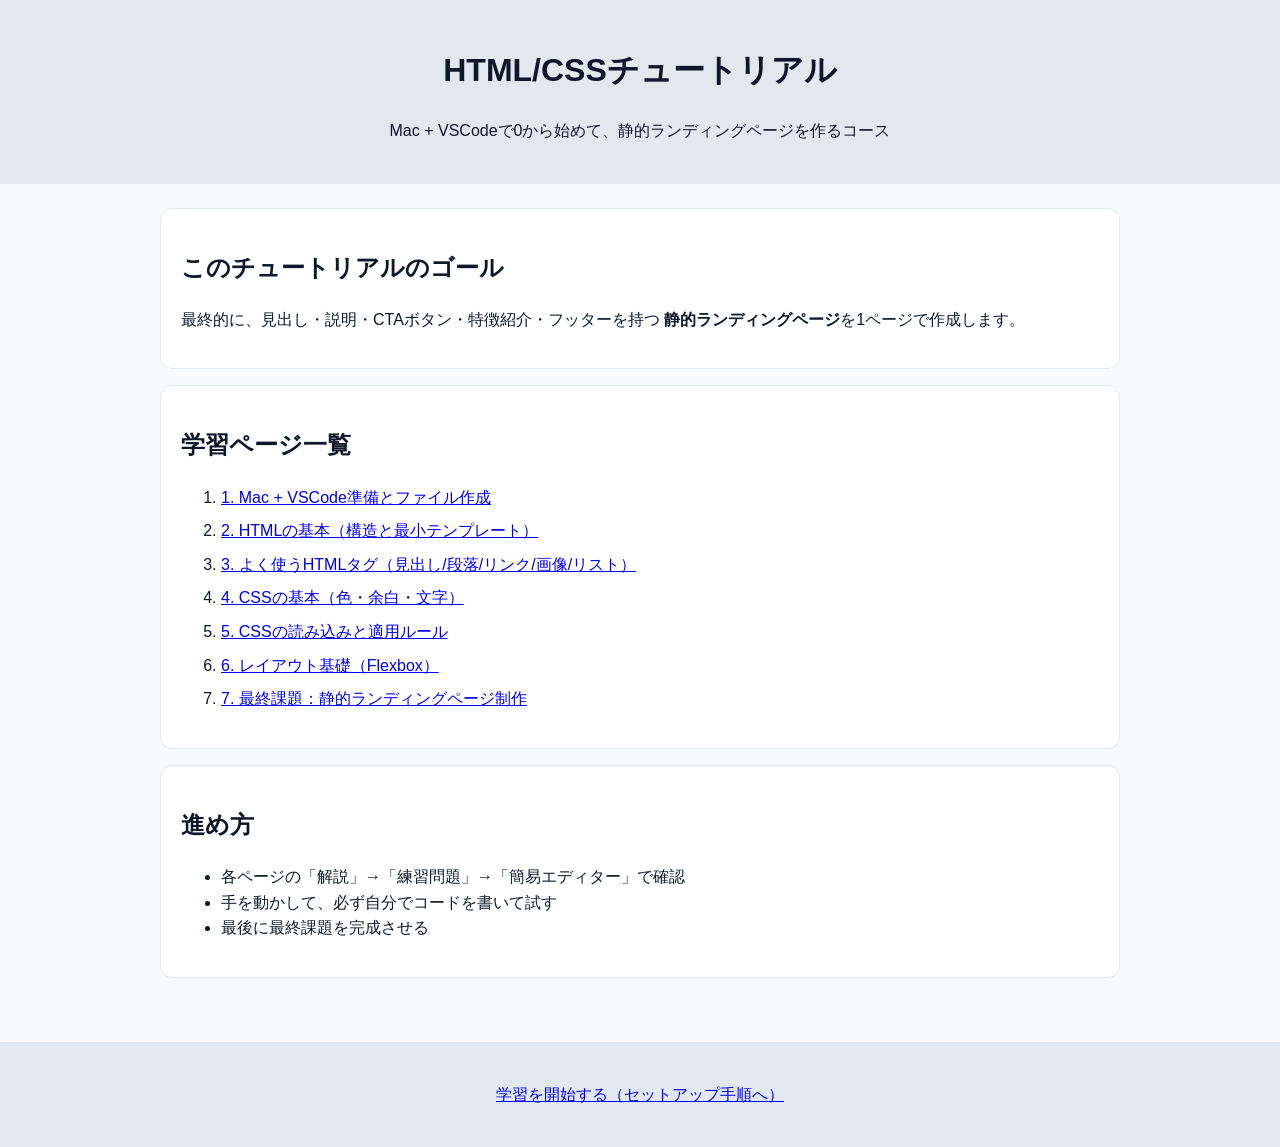
<file: index.html>
<!doctype html>
<html lang="ja">
  <head>
    <meta charset="UTF-8" />
    <meta name="viewport" content="width=device-width, initial-scale=1.0" />
    <title>HTML/CSSチュートリアル（初心者向け）</title>
    <link rel="stylesheet" href="styles.css" />
  </head>
  <body>
    <header class="site-header">
      <h1>HTML/CSSチュートリアル</h1>
      <p>Mac + VSCodeで0から始めて、静的ランディングページを作るコース</p>
    </header>

    <main class="container">
      <section class="card">
        <h2>このチュートリアルのゴール</h2>
        <p>
          最終的に、見出し・説明・CTAボタン・特徴紹介・フッターを持つ
          <strong>静的ランディングページ</strong>を1ページで作成します。
        </p>
      </section>

      <section class="card">
        <h2>学習ページ一覧</h2>
        <ol class="lesson-list">
          <li><a href="setup-vscode-mac.html">1. Mac + VSCode準備とファイル作成</a></li>
          <li><a href="lesson-html-basics.html">2. HTMLの基本（構造と最小テンプレート）</a></li>
          <li><a href="lesson-html-tags.html">3. よく使うHTMLタグ（見出し/段落/リンク/画像/リスト）</a></li>
          <li><a href="lesson-css-basics.html">4. CSSの基本（色・余白・文字）</a></li>
          <li><a href="lesson-css-linking.html">5. CSSの読み込みと適用ルール</a></li>
          <li><a href="lesson-layout.html">6. レイアウト基礎（Flexbox）</a></li>
          <li><a href="final-project.html">7. 最終課題：静的ランディングページ制作</a></li>
        </ol>
      </section>

      <section class="card">
        <h2>進め方</h2>
        <ul>
          <li>各ページの「解説」→「練習問題」→「簡易エディター」で確認</li>
          <li>手を動かして、必ず自分でコードを書いて試す</li>
          <li>最後に最終課題を完成させる</li>
        </ul>
      </section>
    </main>

    <footer class="site-footer">
      <p><a href="setup-vscode-mac.html">学習を開始する（セットアップ手順へ）</a></p>
    </footer>
  </body>
</html>
</file>
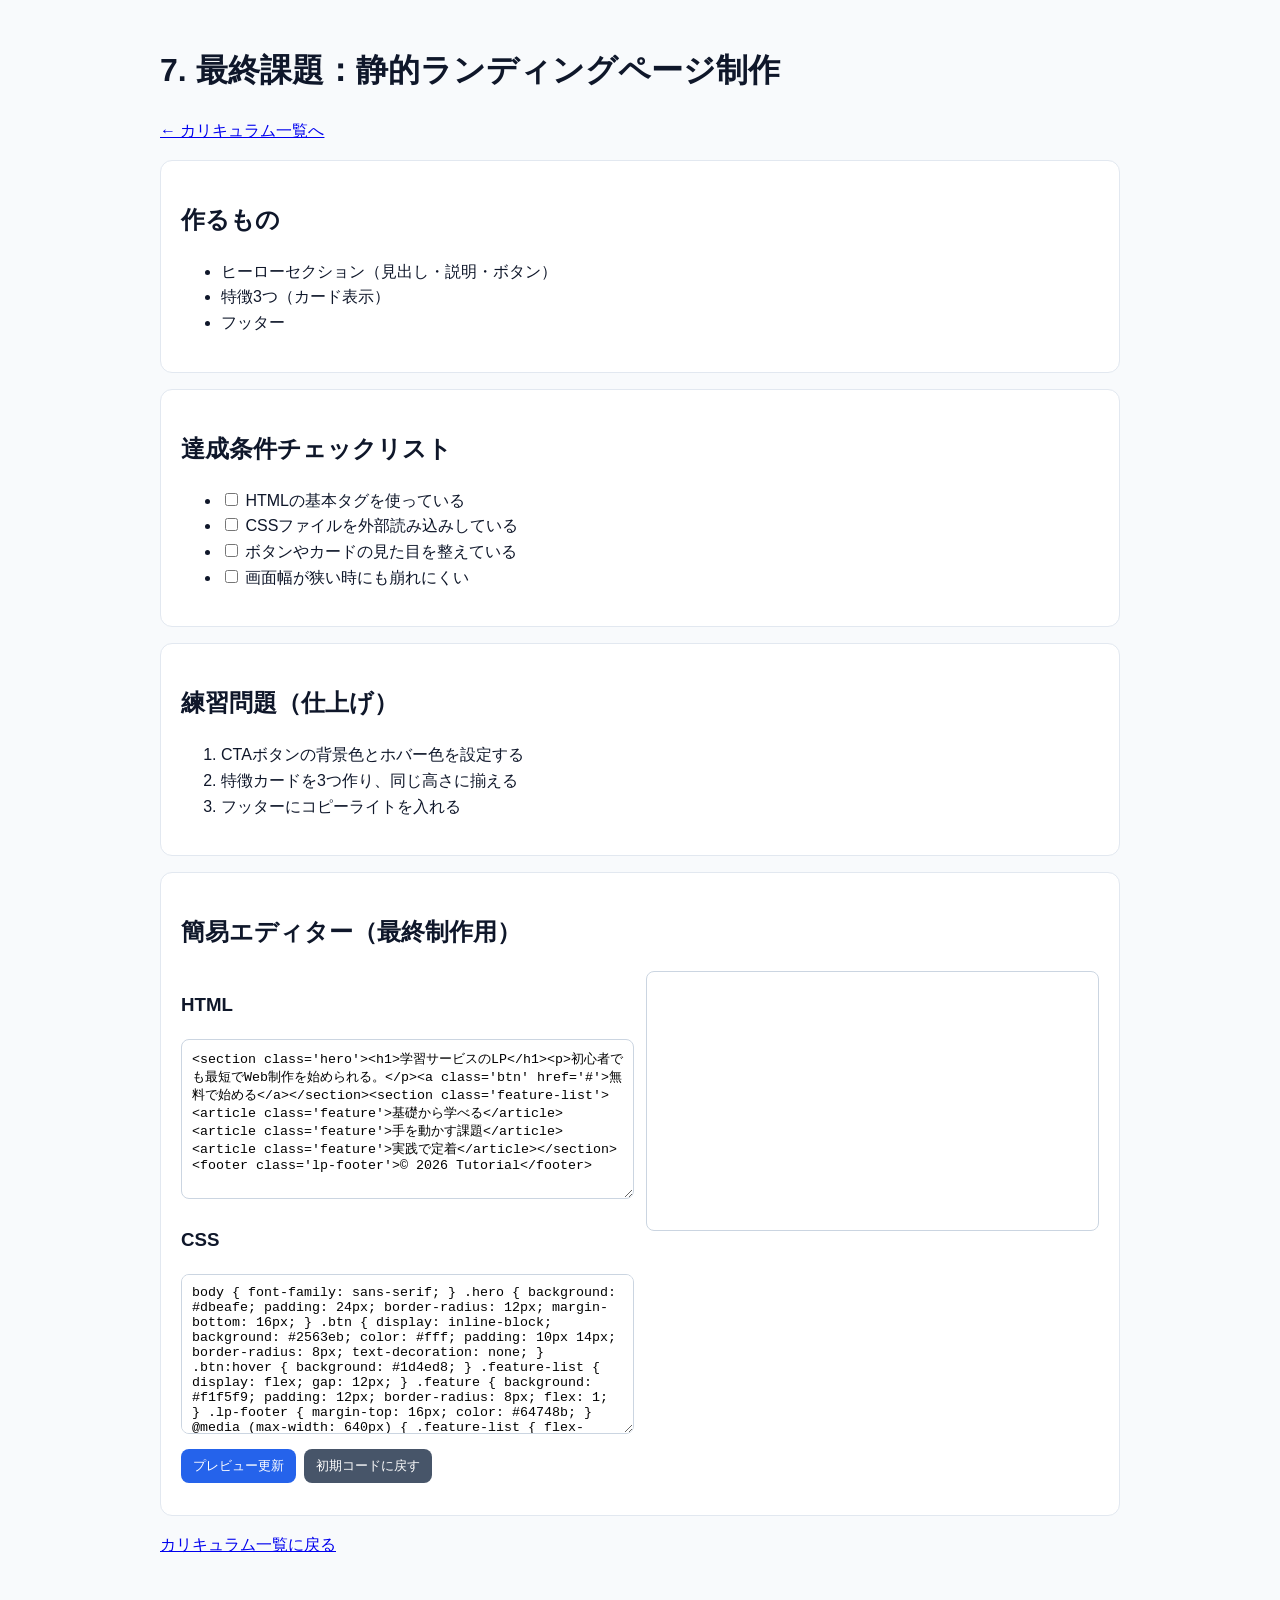
<file: final-project.html>
<!doctype html>
<html lang="ja">
  <head>
    <meta charset="UTF-8" />
    <meta name="viewport" content="width=device-width, initial-scale=1.0" />
    <title>7. 最終課題：静的ランディングページ制作</title>
    <link rel="stylesheet" href="styles.css" />
    <script defer src="editor.js"></script>
  </head>
  <body>
    <main class="container">
      <h1>7. 最終課題：静的ランディングページ制作</h1>
      <p><a href="index.html">← カリキュラム一覧へ</a></p>

      <section class="card">
        <h2>作るもの</h2>
        <ul>
          <li>ヒーローセクション（見出し・説明・ボタン）</li>
          <li>特徴3つ（カード表示）</li>
          <li>フッター</li>
        </ul>
      </section>

      <section class="card">
        <h2>達成条件チェックリスト</h2>
        <ul>
          <li><input type="checkbox" id="check-1" /> <label for="check-1">HTMLの基本タグを使っている</label></li>
          <li><input type="checkbox" id="check-2" /> <label for="check-2">CSSファイルを外部読み込みしている</label></li>
          <li><input type="checkbox" id="check-3" /> <label for="check-3">ボタンやカードの見た目を整えている</label></li>
          <li><input type="checkbox" id="check-4" /> <label for="check-4">画面幅が狭い時にも崩れにくい</label></li>
        </ul>
      </section>

      <section class="card">
        <h2>練習問題（仕上げ）</h2>
        <ol>
          <li>CTAボタンの背景色とホバー色を設定する</li>
          <li>特徴カードを3つ作り、同じ高さに揃える</li>
          <li>フッターにコピーライトを入れる</li>
        </ol>
      </section>

      <section class="card playground" data-html="<section class='hero'><h1>学習サービスのLP</h1><p>初心者でも最短でWeb制作を始められる。</p><a class='btn' href='#'>無料で始める</a></section><section class='feature-list'><article class='feature'>基礎から学べる</article><article class='feature'>手を動かす課題</article><article class='feature'>実践で定着</article></section><footer class='lp-footer'>© 2026 Tutorial</footer>" data-css="body { font-family: sans-serif; } .hero { background: #dbeafe; padding: 24px; border-radius: 12px; margin-bottom: 16px; } .btn { display: inline-block; background: #2563eb; color: #fff; padding: 10px 14px; border-radius: 8px; text-decoration: none; } .btn:hover { background: #1d4ed8; } .feature-list { display: flex; gap: 12px; } .feature { background: #f1f5f9; padding: 12px; border-radius: 8px; flex: 1; } .lp-footer { margin-top: 16px; color: #64748b; } @media (max-width: 640px) { .feature-list { flex-direction: column; } }">
        <h2>簡易エディター（最終制作用）</h2>
      </section>

      <p><a href="index.html">カリキュラム一覧に戻る</a></p>
    </main>
  </body>
</html>
</file>
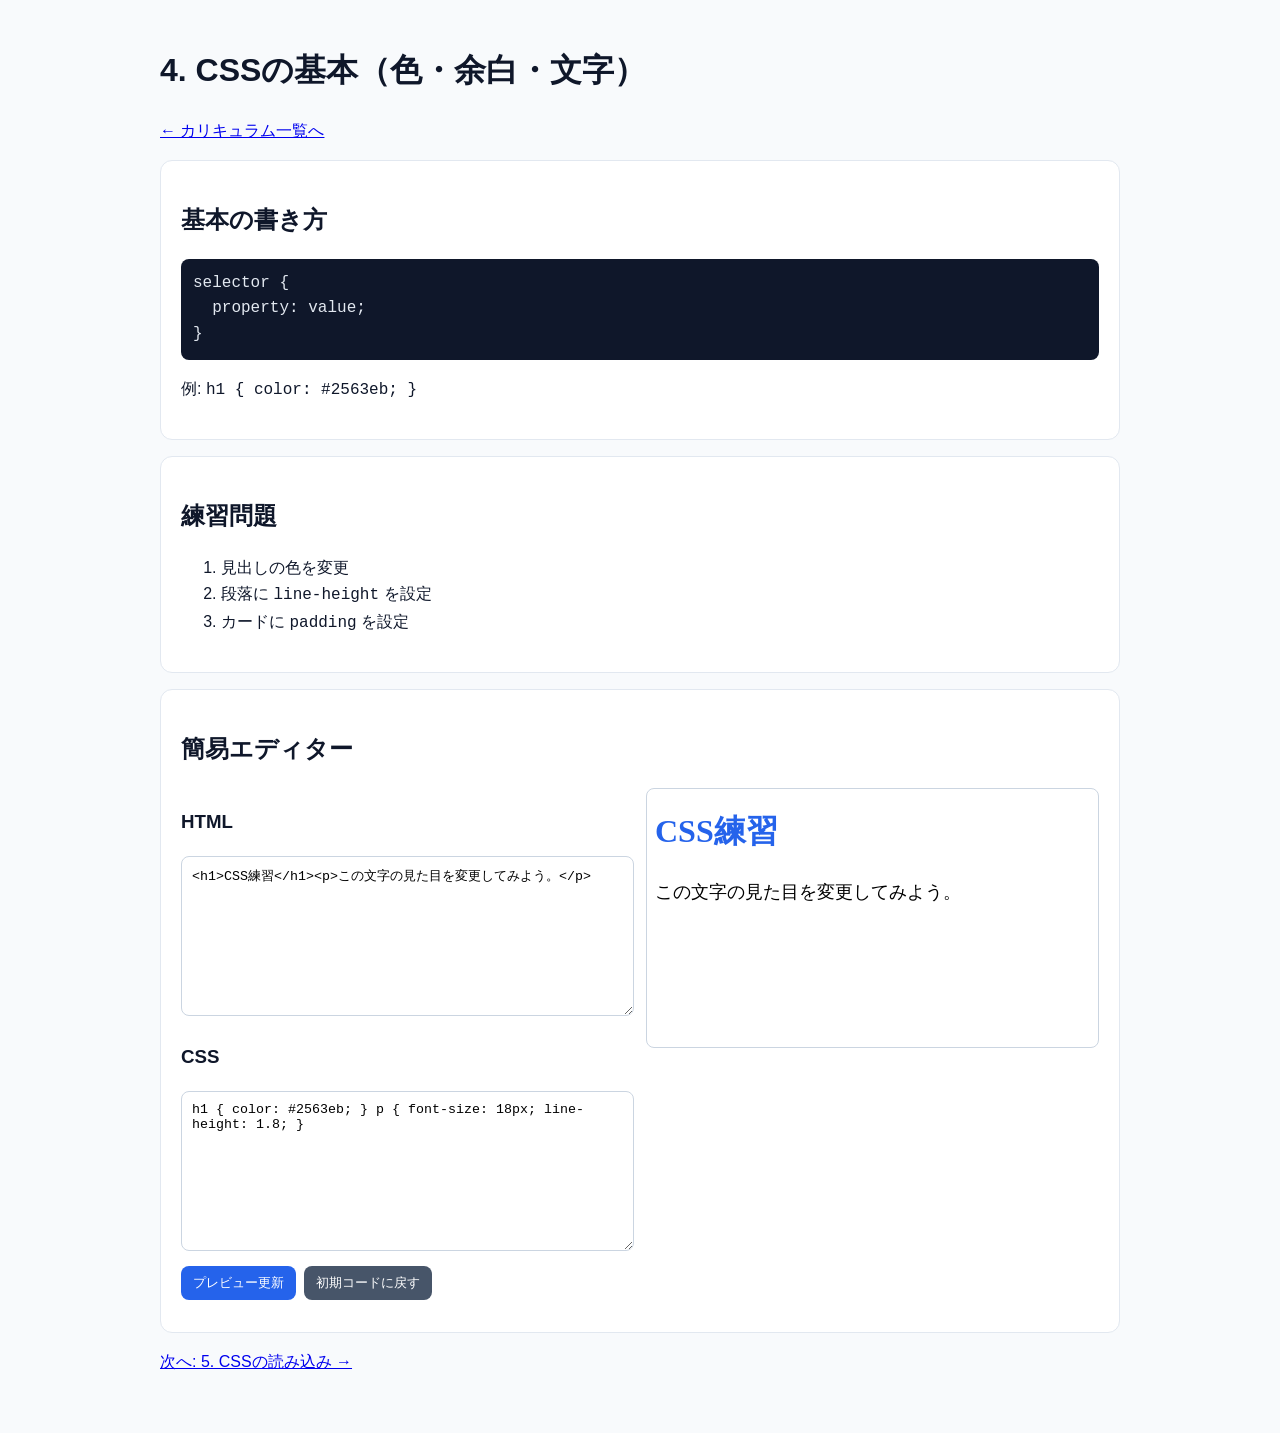
<file: lesson-css-basics.html>
<!doctype html>
<html lang="ja">
  <head>
    <meta charset="UTF-8" />
    <meta name="viewport" content="width=device-width, initial-scale=1.0" />
    <title>4. CSSの基本</title>
    <link rel="stylesheet" href="styles.css" />
    <script defer src="editor.js"></script>
  </head>
  <body>
    <main class="container">
      <h1>4. CSSの基本（色・余白・文字）</h1>
      <p><a href="index.html">← カリキュラム一覧へ</a></p>

      <section class="card">
        <h2>基本の書き方</h2>
        <pre><code>selector {
  property: value;
}</code></pre>
        <p>例: <code>h1 { color: #2563eb; }</code></p>
      </section>

      <section class="card">
        <h2>練習問題</h2>
        <ol>
          <li>見出しの色を変更</li>
          <li>段落に <code>line-height</code> を設定</li>
          <li>カードに <code>padding</code> を設定</li>
        </ol>
      </section>

      <section class="card playground" data-html="<h1>CSS練習</h1><p>この文字の見た目を変更してみよう。</p>" data-css="h1 { color: #2563eb; } p { font-size: 18px; line-height: 1.8; }">
        <h2>簡易エディター</h2>
      </section>

      <p><a href="lesson-css-linking.html">次へ: 5. CSSの読み込み →</a></p>
    </main>
  </body>
</html>
</file>
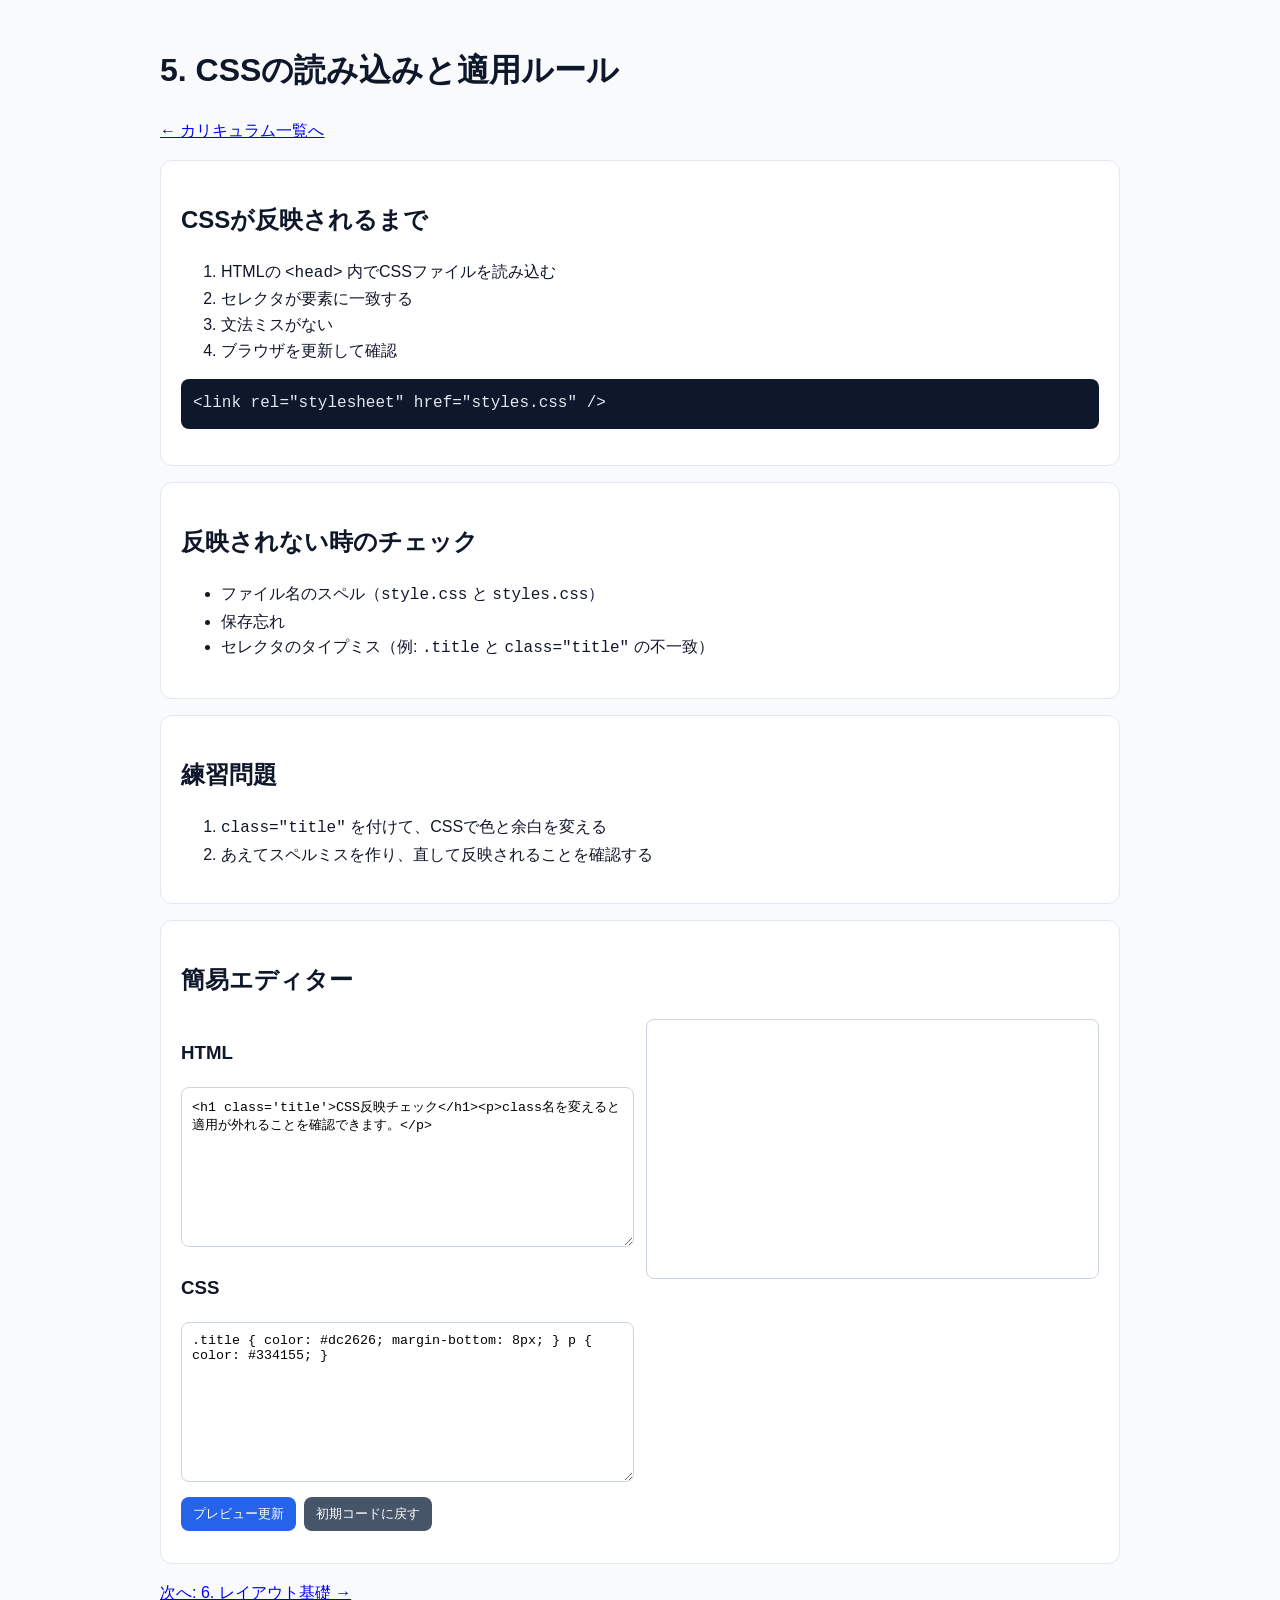
<file: lesson-css-linking.html>
<!doctype html>
<html lang="ja">
  <head>
    <meta charset="UTF-8" />
    <meta name="viewport" content="width=device-width, initial-scale=1.0" />
    <title>5. CSSの読み込みと適用ルール</title>
    <link rel="stylesheet" href="styles.css" />
    <script defer src="editor.js"></script>
  </head>
  <body>
    <main class="container">
      <h1>5. CSSの読み込みと適用ルール</h1>
      <p><a href="index.html">← カリキュラム一覧へ</a></p>

      <section class="card">
        <h2>CSSが反映されるまで</h2>
        <ol>
          <li>HTMLの <code>&lt;head&gt;</code> 内でCSSファイルを読み込む</li>
          <li>セレクタが要素に一致する</li>
          <li>文法ミスがない</li>
          <li>ブラウザを更新して確認</li>
        </ol>
        <pre><code>&lt;link rel="stylesheet" href="styles.css" /&gt;</code></pre>
      </section>

      <section class="card">
        <h2>反映されない時のチェック</h2>
        <ul>
          <li>ファイル名のスペル（<code>style.css</code> と <code>styles.css</code>）</li>
          <li>保存忘れ</li>
          <li>セレクタのタイプミス（例: <code>.title</code> と <code>class="title"</code> の不一致）</li>
        </ul>
      </section>

      <section class="card">
        <h2>練習問題</h2>
        <ol>
          <li><code>class="title"</code> を付けて、CSSで色と余白を変える</li>
          <li>あえてスペルミスを作り、直して反映されることを確認する</li>
        </ol>
      </section>

      <section class="card playground" data-html="<h1 class='title'>CSS反映チェック</h1><p>class名を変えると適用が外れることを確認できます。</p>" data-css=".title { color: #dc2626; margin-bottom: 8px; } p { color: #334155; }">
        <h2>簡易エディター</h2>
      </section>

      <p><a href="lesson-layout.html">次へ: 6. レイアウト基礎 →</a></p>
    </main>
  </body>
</html>
</file>
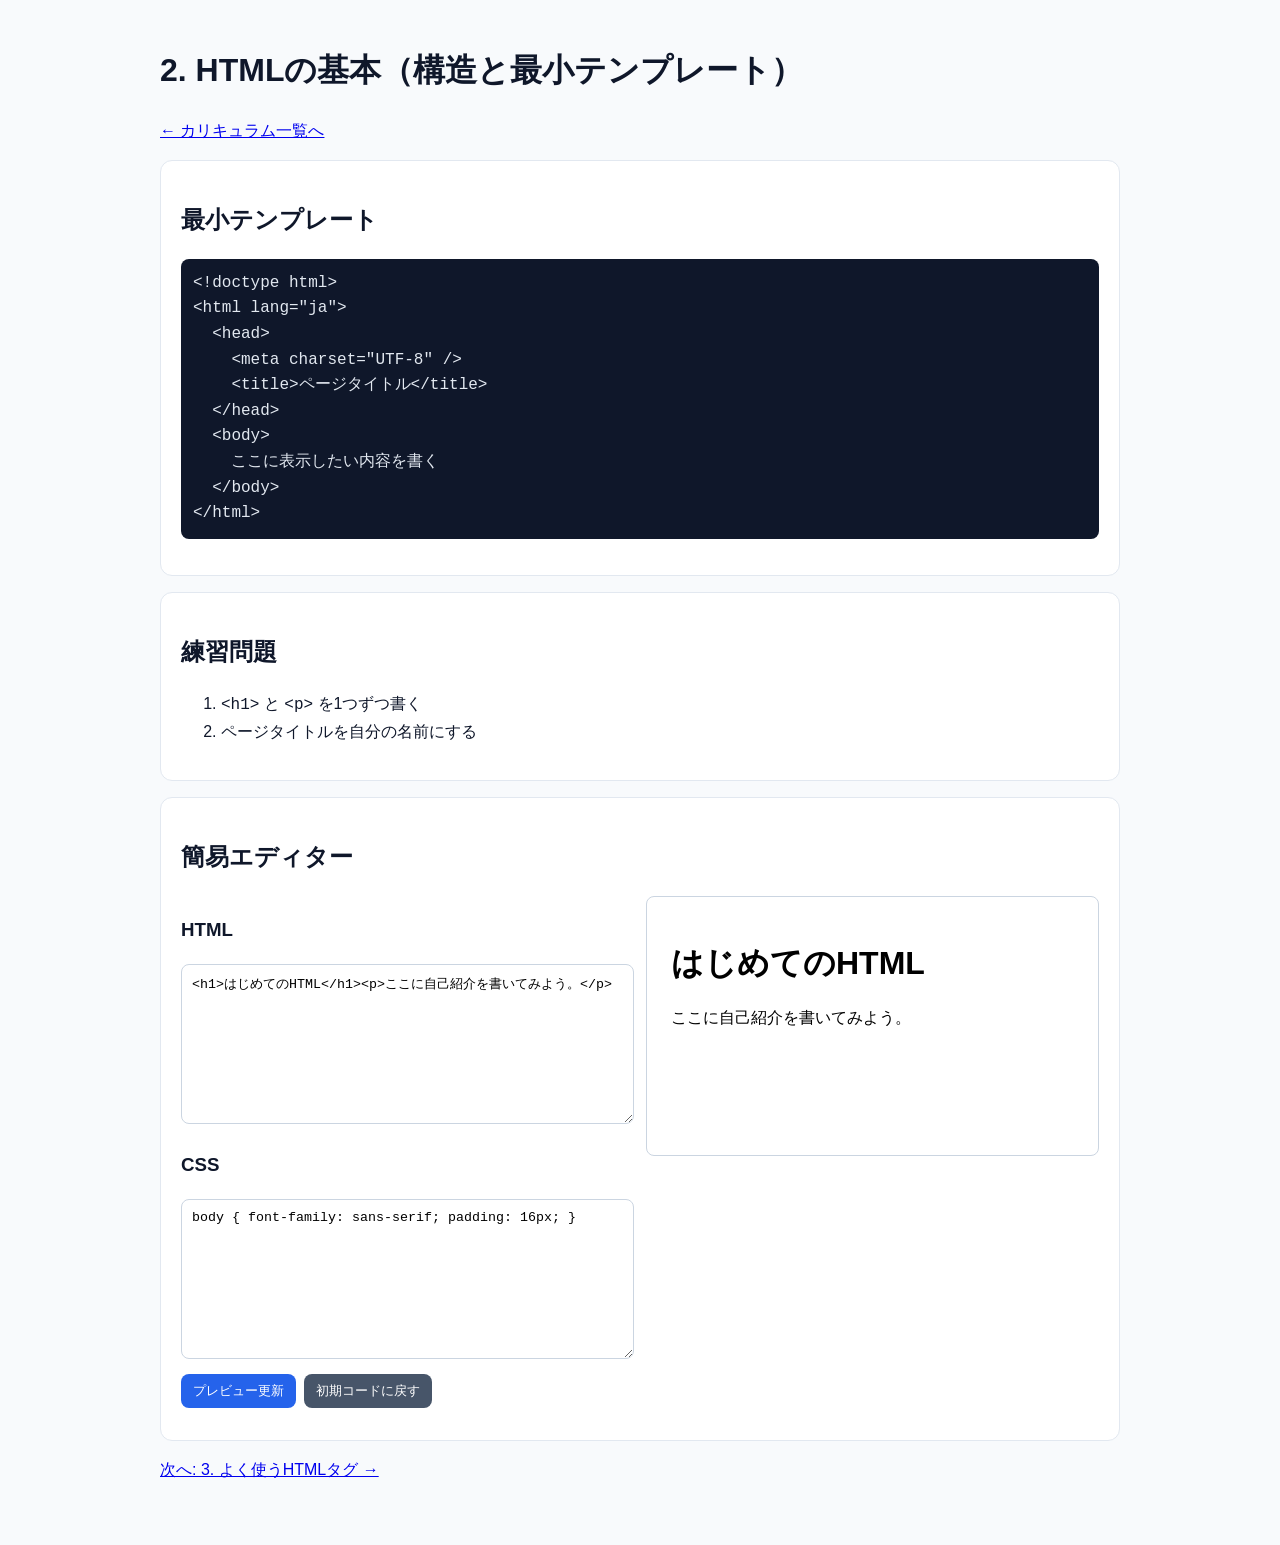
<file: lesson-html-basics.html>
<!doctype html>
<html lang="ja">
  <head>
    <meta charset="UTF-8" />
    <meta name="viewport" content="width=device-width, initial-scale=1.0" />
    <title>2. HTMLの基本</title>
    <link rel="stylesheet" href="styles.css" />
    <script defer src="editor.js"></script>
  </head>
  <body>
    <main class="container">
      <h1>2. HTMLの基本（構造と最小テンプレート）</h1>
      <p><a href="index.html">← カリキュラム一覧へ</a></p>

      <section class="card">
        <h2>最小テンプレート</h2>
        <pre><code>&lt;!doctype html&gt;
&lt;html lang="ja"&gt;
  &lt;head&gt;
    &lt;meta charset="UTF-8" /&gt;
    &lt;title&gt;ページタイトル&lt;/title&gt;
  &lt;/head&gt;
  &lt;body&gt;
    ここに表示したい内容を書く
  &lt;/body&gt;
&lt;/html&gt;</code></pre>
      </section>

      <section class="card">
        <h2>練習問題</h2>
        <ol>
          <li><code>&lt;h1&gt;</code> と <code>&lt;p&gt;</code> を1つずつ書く</li>
          <li>ページタイトルを自分の名前にする</li>
        </ol>
      </section>

      <section class="card playground" data-html="<h1>はじめてのHTML</h1><p>ここに自己紹介を書いてみよう。</p>">
        <h2>簡易エディター</h2>
      </section>

      <p><a href="lesson-html-tags.html">次へ: 3. よく使うHTMLタグ →</a></p>
    </main>
  </body>
</html>
</file>
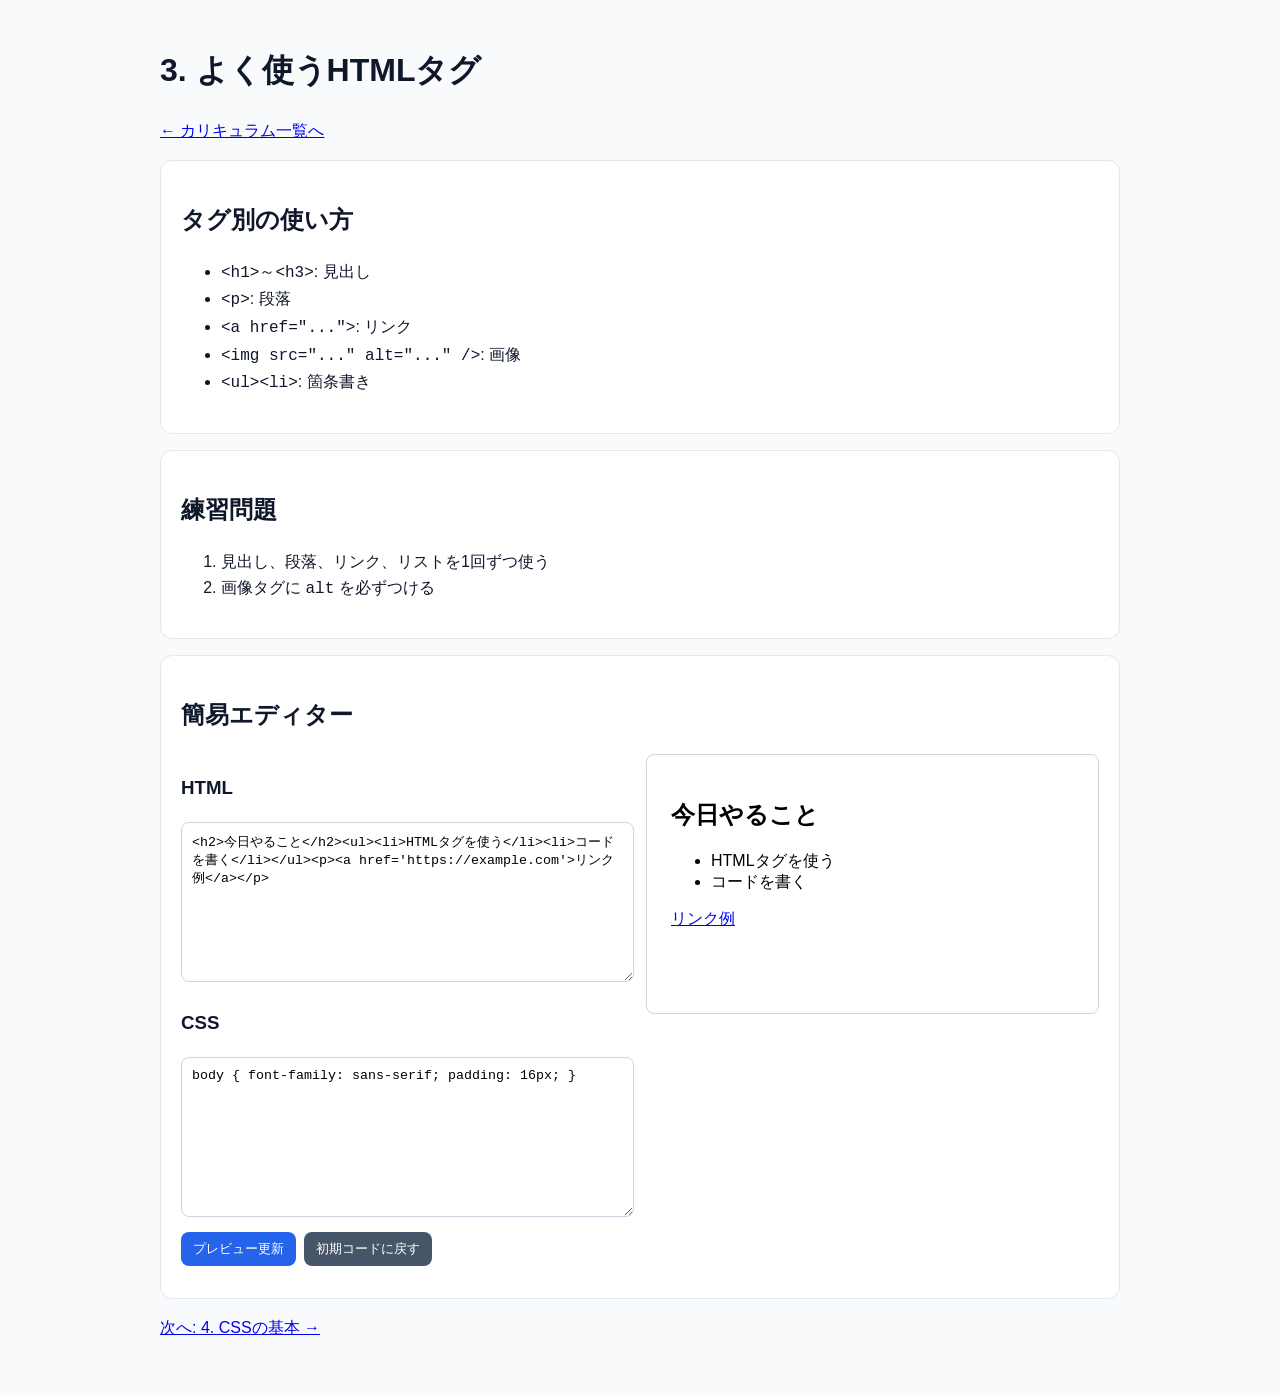
<file: lesson-html-tags.html>
<!doctype html>
<html lang="ja">
  <head>
    <meta charset="UTF-8" />
    <meta name="viewport" content="width=device-width, initial-scale=1.0" />
    <title>3. よく使うHTMLタグ</title>
    <link rel="stylesheet" href="styles.css" />
    <script defer src="editor.js"></script>
  </head>
  <body>
    <main class="container">
      <h1>3. よく使うHTMLタグ</h1>
      <p><a href="index.html">← カリキュラム一覧へ</a></p>

      <section class="card">
        <h2>タグ別の使い方</h2>
        <ul>
          <li><code>&lt;h1&gt;～&lt;h3&gt;</code>: 見出し</li>
          <li><code>&lt;p&gt;</code>: 段落</li>
          <li><code>&lt;a href="..."&gt;</code>: リンク</li>
          <li><code>&lt;img src="..." alt="..." /&gt;</code>: 画像</li>
          <li><code>&lt;ul&gt;&lt;li&gt;</code>: 箇条書き</li>
        </ul>
      </section>

      <section class="card">
        <h2>練習問題</h2>
        <ol>
          <li>見出し、段落、リンク、リストを1回ずつ使う</li>
          <li>画像タグに <code>alt</code> を必ずつける</li>
        </ol>
      </section>

      <section class="card playground" data-html="<h2>今日やること</h2><ul><li>HTMLタグを使う</li><li>コードを書く</li></ul><p><a href='https://example.com'>リンク例</a></p>">
        <h2>簡易エディター</h2>
      </section>

      <p><a href="lesson-css-basics.html">次へ: 4. CSSの基本 →</a></p>
    </main>
  </body>
</html>
</file>
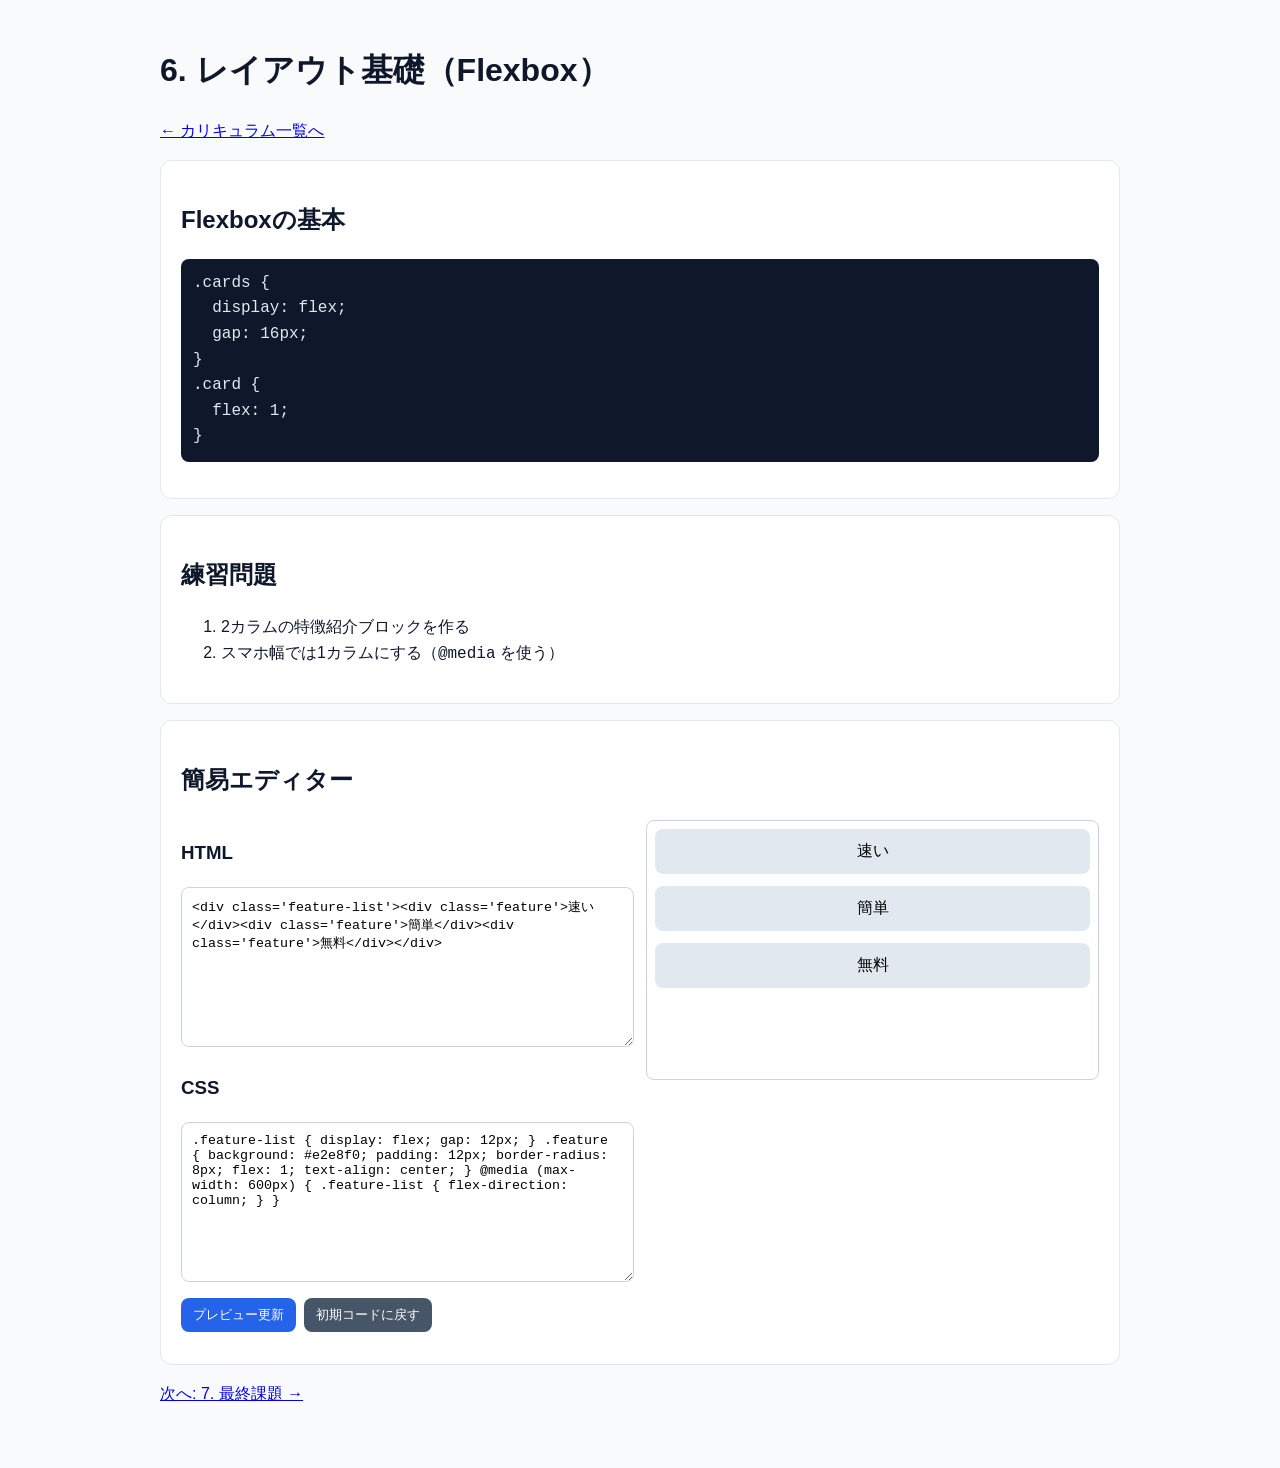
<file: lesson-layout.html>
<!doctype html>
<html lang="ja">
  <head>
    <meta charset="UTF-8" />
    <meta name="viewport" content="width=device-width, initial-scale=1.0" />
    <title>6. レイアウト基礎（Flexbox）</title>
    <link rel="stylesheet" href="styles.css" />
    <script defer src="editor.js"></script>
  </head>
  <body>
    <main class="container">
      <h1>6. レイアウト基礎（Flexbox）</h1>
      <p><a href="index.html">← カリキュラム一覧へ</a></p>

      <section class="card">
        <h2>Flexboxの基本</h2>
        <pre><code>.cards {
  display: flex;
  gap: 16px;
}
.card {
  flex: 1;
}</code></pre>
      </section>

      <section class="card">
        <h2>練習問題</h2>
        <ol>
          <li>2カラムの特徴紹介ブロックを作る</li>
          <li>スマホ幅では1カラムにする（<code>@media</code> を使う）</li>
        </ol>
      </section>

      <section class="card playground" data-html="<div class='feature-list'><div class='feature'>速い</div><div class='feature'>簡単</div><div class='feature'>無料</div></div>" data-css=".feature-list { display: flex; gap: 12px; } .feature { background: #e2e8f0; padding: 12px; border-radius: 8px; flex: 1; text-align: center; } @media (max-width: 600px) { .feature-list { flex-direction: column; } }">
        <h2>簡易エディター</h2>
      </section>

      <p><a href="final-project.html">次へ: 7. 最終課題 →</a></p>
    </main>
  </body>
</html>
</file>
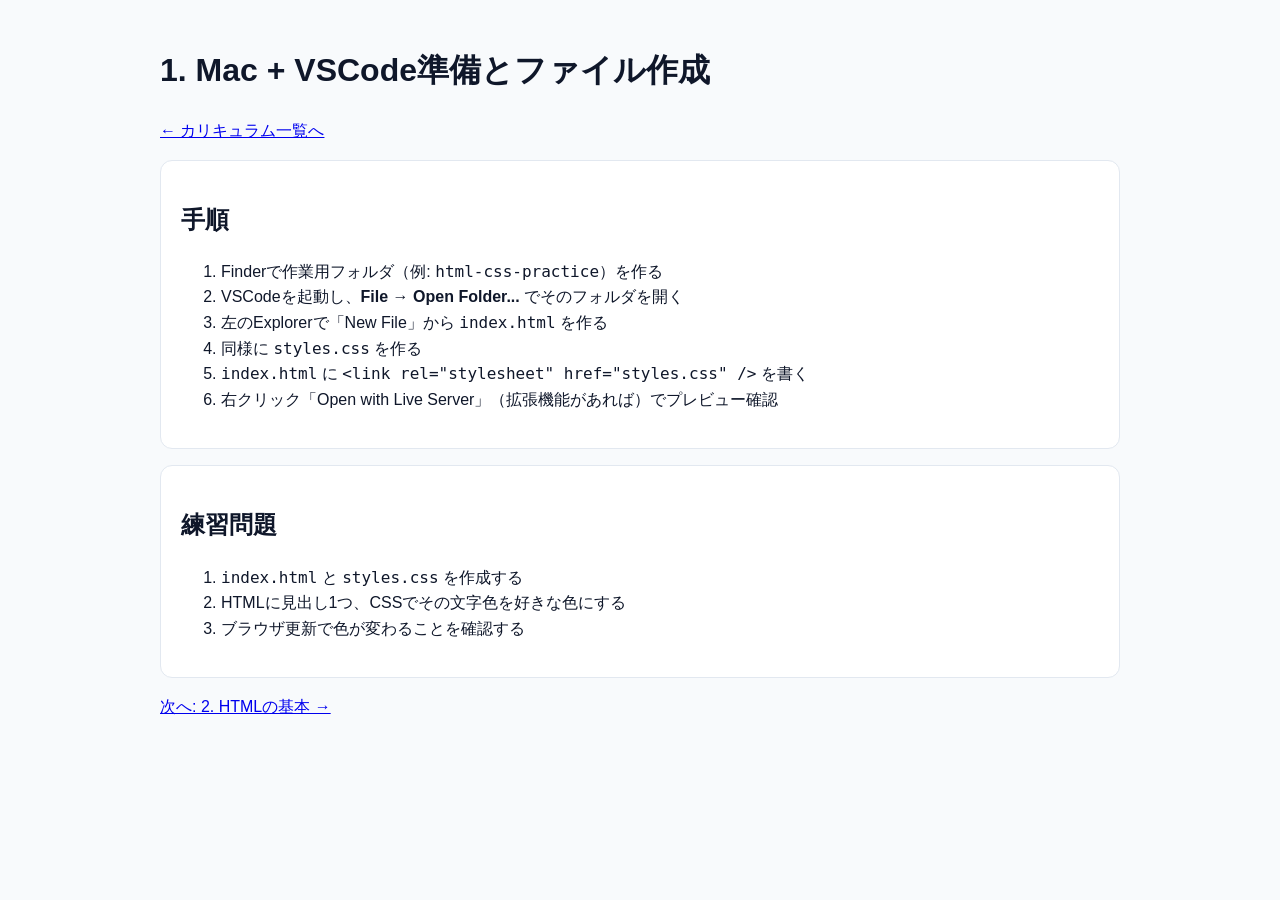
<file: setup-vscode-mac.html>
<!doctype html>
<html lang="ja">
  <head>
    <meta charset="UTF-8" />
    <meta name="viewport" content="width=device-width, initial-scale=1.0" />
    <title>1. Mac + VSCode準備とファイル作成</title>
    <link rel="stylesheet" href="styles.css" />
  </head>
  <body>
    <main class="container">
      <h1>1. Mac + VSCode準備とファイル作成</h1>
      <p><a href="index.html">← カリキュラム一覧へ</a></p>

      <section class="card">
        <h2>手順</h2>
        <ol>
          <li>Finderで作業用フォルダ（例: <code>html-css-practice</code>）を作る</li>
          <li>VSCodeを起動し、<strong>File → Open Folder...</strong> でそのフォルダを開く</li>
          <li>左のExplorerで「New File」から <code>index.html</code> を作る</li>
          <li>同様に <code>styles.css</code> を作る</li>
          <li><code>index.html</code> に <code>&lt;link rel="stylesheet" href="styles.css" /&gt;</code> を書く</li>
          <li>右クリック「Open with Live Server」（拡張機能があれば）でプレビュー確認</li>
        </ol>
      </section>

      <section class="card">
        <h2>練習問題</h2>
        <ol>
          <li><code>index.html</code> と <code>styles.css</code> を作成する</li>
          <li>HTMLに見出し1つ、CSSでその文字色を好きな色にする</li>
          <li>ブラウザ更新で色が変わることを確認する</li>
        </ol>
      </section>

      <p><a href="lesson-html-basics.html">次へ: 2. HTMLの基本 →</a></p>
    </main>
  </body>
</html>
</file>
<file: styles.css>
:root {
  color-scheme: light;
}

* {
  box-sizing: border-box;
}

body {
  margin: 0;
  font-family: -apple-system, BlinkMacSystemFont, "Segoe UI", sans-serif;
  color: #0f172a;
  background: #f8fafc;
  line-height: 1.6;
}

.site-header,
.site-footer {
  text-align: center;
  padding: 24px 16px;
  background: #e2e8f0;
}

.container {
  width: min(960px, 92%);
  margin: 0 auto;
  padding: 24px 0 48px;
}

.card {
  background: #ffffff;
  border: 1px solid #e2e8f0;
  border-radius: 12px;
  padding: 20px;
  margin-bottom: 16px;
}

.lesson-list {
  display: grid;
  gap: 8px;
}

code,
pre {
  font-family: ui-monospace, SFMono-Regular, Menlo, monospace;
}

pre {
  background: #0f172a;
  color: #e2e8f0;
  border-radius: 8px;
  padding: 12px;
  overflow-x: auto;
}

.playground-grid {
  display: grid;
  gap: 12px;
}

@media (min-width: 900px) {
  .playground-grid {
    grid-template-columns: 1fr 1fr;
  }
}

.playground-editor {
  width: 100%;
  min-height: 160px;
  border: 1px solid #cbd5e1;
  border-radius: 8px;
  font-family: ui-monospace, SFMono-Regular, Menlo, monospace;
  padding: 10px;
}

.playground-preview {
  width: 100%;
  min-height: 260px;
  border: 1px solid #cbd5e1;
  border-radius: 8px;
  background: white;
}

.playground-actions {
  display: flex;
  gap: 8px;
  margin: 8px 0 12px;
}

.playground-button {
  border: none;
  border-radius: 8px;
  background: #2563eb;
  color: white;
  padding: 8px 12px;
  cursor: pointer;
}

.playground-button:hover {
  background: #1d4ed8;
}

.playground-button.secondary {
  background: #475569;
}

.playground-button.secondary:hover {
  background: #334155;
}
</file>
